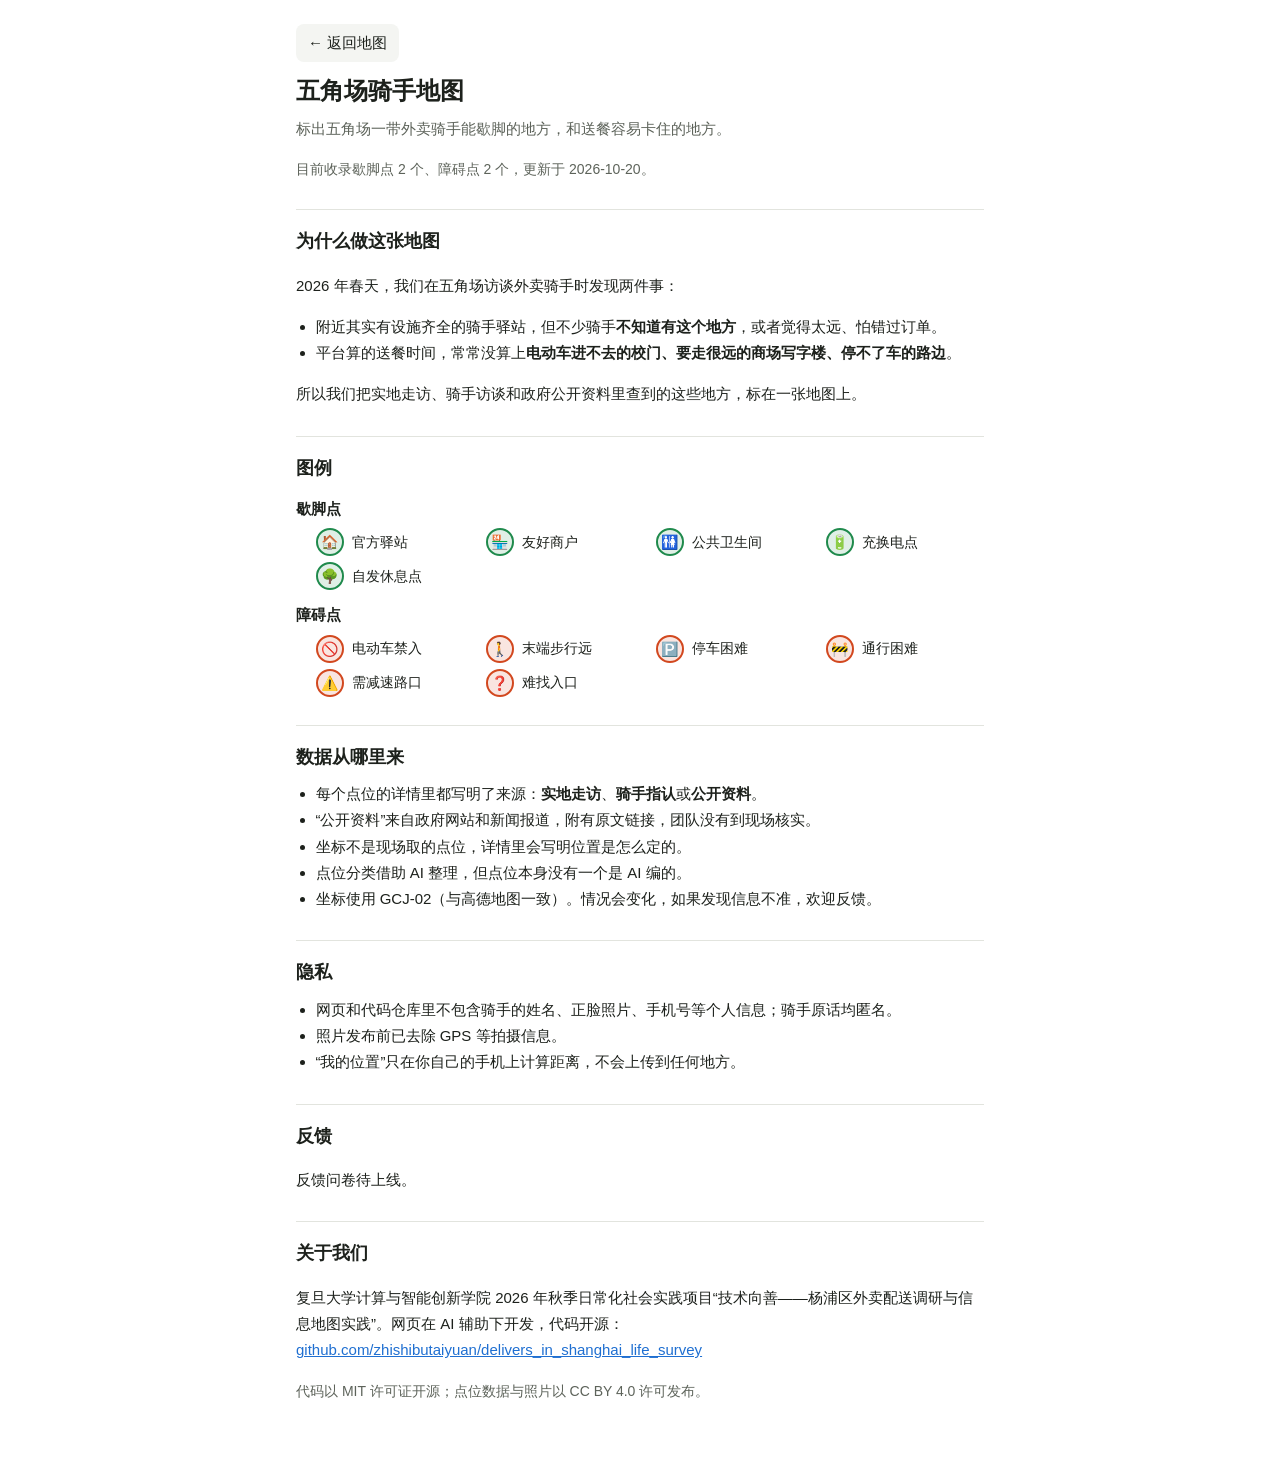
<file: about.html>
<!doctype html>
<html lang="zh-CN">
<head>
  <meta charset="utf-8">
  <meta name="viewport" content="width=device-width, initial-scale=1">
  <title>关于 · 五角场骑手地图</title>
  <link rel="icon" href="data:image/svg+xml,%3Csvg xmlns='http://www.w3.org/2000/svg' viewBox='0 0 32 32'%3E%3Cpath d='M16 2C10 2 6 6.5 6 12c0 7.5 10 18 10 18s10-10.5 10-18C26 6.5 22 2 16 2z' fill='%231f8a4c'/%3E%3Ccircle cx='16' cy='12' r='4' fill='white'/%3E%3C/svg%3E">
  <link rel="stylesheet" href="css/style.css">
  <style>
    html, body { height: auto; }
    .about { max-width: 720px; margin: 0 auto; padding: 24px 16px 48px; line-height: 1.75; font-size: 15px; }
    .about h1 { font-size: 24px; margin: 8px 0 4px; }
    .about h2 { font-size: 18px; margin: 28px 0 8px; padding-top: 16px; border-top: 1px solid var(--line); }
    .about .lead { color: var(--text-2); margin: 0 0 8px; }
    .about a { color: var(--accent); }
    .about ul { padding-left: 1.3em; margin: 6px 0; }
    .about .back { display: inline-block; text-decoration: none; padding: 6px 12px; background: var(--bg-soft); border-radius: 8px; color: var(--text); }
    .legend { display: grid; grid-template-columns: repeat(auto-fill, minmax(150px, 1fr)); gap: 6px 12px; margin: 8px 0; padding: 0; list-style: none; }
    .legend li { display: flex; align-items: center; gap: 8px; font-size: 14px; }
    .legend .ic { width: 28px; height: 28px; border-radius: 50%; display: grid; place-items: center; border: 2px solid var(--c); background: color-mix(in srgb, var(--c) 14%, white); font-size: 14px; flex: none; }
    .legend-title { font-weight: 600; margin-top: 12px; }
    .stats { color: var(--text-2); font-size: 14px; }
  </style>
</head>
<body>
  <main class="about">
    <a class="back" href="index.html">← 返回地图</a>
    <h1>五角场骑手地图</h1>
    <p class="lead">标出五角场一带外卖骑手能歇脚的地方，和送餐容易卡住的地方。</p>
    <p class="stats" id="stats"></p>

    <h2>为什么做这张地图</h2>
    <p>2026 年春天，我们在五角场访谈外卖骑手时发现两件事：</p>
    <ul>
      <li>附近其实有设施齐全的骑手驿站，但不少骑手<strong>不知道有这个地方</strong>，或者觉得太远、怕错过订单。</li>
      <li>平台算的送餐时间，常常没算上<strong>电动车进不去的校门、要走很远的商场写字楼、停不了车的路边</strong>。</li>
    </ul>
    <p>所以我们把实地走访、骑手访谈和政府公开资料里查到的这些地方，标在一张地图上。</p>

    <h2>图例</h2>
    <div id="legend"></div>

    <h2>数据从哪里来</h2>
    <ul>
      <li>每个点位的详情里都写明了来源：<strong>实地走访</strong>、<strong>骑手指认</strong>或<strong>公开资料</strong>。</li>
      <li>“公开资料”来自政府网站和新闻报道，附有原文链接，团队没有到现场核实。</li>
      <li>坐标不是现场取的点位，详情里会写明位置是怎么定的。</li>
      <li>点位分类借助 AI 整理，但点位本身没有一个是 AI 编的。</li>
      <li>坐标使用 GCJ-02（与高德地图一致）。情况会变化，如果发现信息不准，欢迎反馈。</li>
    </ul>

    <h2>隐私</h2>
    <ul>
      <li>网页和代码仓库里不包含骑手的姓名、正脸照片、手机号等个人信息；骑手原话均匿名。</li>
      <li>照片发布前已去除 GPS 等拍摄信息。</li>
      <li>“我的位置”只在你自己的手机上计算距离，不会上传到任何地方。</li>
    </ul>

    <h2>反馈</h2>
    <p id="feedback"></p>

    <h2>关于我们</h2>
    <p>复旦大学计算与智能创新学院 2026 年秋季日常化社会实践项目“技术向善——杨浦区外卖配送调研与信息地图实践”。网页在 AI 辅助下开发，代码开源：<a id="repo" href="#"></a></p>
    <p class="stats">代码以 MIT 许可证开源；点位数据与照片以 CC BY 4.0 许可发布。</p>
  </main>

  <script src="data/taxonomy.js"></script>
  <script src="data/points.js"></script>
  <script src="js/config.js"></script>
  <script>
    (function () {
      var TAX = window.RIDER_MAP_TAXONOMY, CFG = window.RIDER_MAP_CONFIG;
      var DATA = window.RIDER_MAP_DATA || { points: [] };
      var esc = function (s) { var d = document.createElement("div"); d.textContent = s; return d.innerHTML; };

      var html = "";
      TAX.categories.forEach(function (c) {
        html += '<div class="legend-title">' + esc(c.label) + '</div><ul class="legend">';
        c.subtypes.forEach(function (s) {
          html += '<li style="--c:' + c.color + '" title="' + esc(s.hint) + '"><span class="ic">' + s.icon + "</span>" + esc(s.label) + "</li>";
        });
        html += "</ul>";
      });
      document.getElementById("legend").innerHTML = html;

      var n = { rest: 0, obstacle: 0 };
      DATA.points.forEach(function (p) { n[p.category] = (n[p.category] || 0) + 1; });
      document.getElementById("stats").textContent = DATA.isSample
        ? "当前为示例数据，正式点位整理中。"
        : "目前收录歇脚点 " + n.rest + " 个、障碍点 " + n.obstacle + " 个" + (DATA.generatedAt ? "，更新于 " + DATA.generatedAt : "") + "。";

      var fb = document.getElementById("feedback");
      if (CFG.feedbackUrl) {
        fb.innerHTML = '发现信息不准、或者知道别的歇脚点和难送的地方？<a href="' + esc(CFG.feedbackUrl) + '" target="_blank" rel="noopener">填写反馈问卷</a>。';
      } else {
        fb.textContent = "反馈问卷待上线。";
      }
      var repo = document.getElementById("repo");
      repo.href = CFG.repoUrl;
      repo.textContent = CFG.repoUrl.replace(/^https?:\/\//, "");
    })();
  </script>
</body>
</html>
</file>
<file: css/style.css>
:root {
  --bg: #ffffff;
  --bg-soft: #f4f5f2;
  --line: #e2e4de;
  --text: #1d211c;
  --text-2: #5d635a;
  --rest: #1f8a4c;
  --obstacle: #d2481f;
  --accent: #1f6fd1;
  --sample: #fff4d6;
  --sample-line: #e8c565;
  --radius: 12px;
  --panel-w: 360px;
  --sheet-closed: 214px;   /* 手机底部面板收起时的高度 */
  --shadow: 0 6px 24px rgba(20, 30, 20, 0.16);
  font-family: -apple-system, BlinkMacSystemFont, "PingFang SC", "Hiragino Sans GB", "Microsoft YaHei", "Noto Sans CJK SC", sans-serif;
  color: var(--text);
}

* { box-sizing: border-box; }
[hidden] { display: none !important; }
html, body { height: 100%; margin: 0; background: var(--bg); }
button, input { font: inherit; color: inherit; }
button { cursor: pointer; }

#app { position: fixed; inset: 0; display: flex; }
#map { flex: 1; height: 100%; background: #e9ece6; }

/* ---------- 面板 ---------- */
.panel {
  width: var(--panel-w);
  flex: none;
  height: 100%;
  overflow-y: auto;
  background: var(--bg);
  border-right: 1px solid var(--line);
  z-index: 500;
  padding-bottom: 24px;
}
.sheet-handle { display: none; }

.panel-head {
  display: flex; align-items: center; justify-content: space-between;
  padding: 16px 16px 8px;
}
.panel-head h1 { margin: 0; font-size: 20px; letter-spacing: 0.02em; }
.head-actions { display: flex; gap: 6px; }
.head-link { color: var(--text-2); text-decoration: none; font-size: 14px; padding: 6px 10px; border: 0; border-radius: 8px; background: var(--bg-soft); }
.head-link:hover { color: var(--text); }
.head-link[aria-pressed="true"] { background: var(--text); color: #fff; }

/* 常用搜索 */
.quick { display: flex; gap: 6px; margin: -2px 16px 10px; overflow-x: auto; scrollbar-width: none; }
.quick::-webkit-scrollbar { display: none; }
.quick button {
  flex: none; padding: 6px 12px; font-size: 14px; border-radius: 999px;
  border: 1px solid var(--line); background: var(--bg); color: var(--text);
}
.quick button:hover { background: var(--bg-soft); }

.sample-banner {
  margin: 4px 16px 8px; padding: 8px 12px; font-size: 13px; line-height: 1.5;
  background: var(--sample); border: 1px solid var(--sample-line); border-radius: 8px;
}

.search { position: relative; margin: 8px 16px 10px; }
.search input {
  width: 100%; height: 44px; padding: 0 40px 0 14px; font-size: 15px;
  border: 1px solid var(--line); border-radius: 10px; background: var(--bg-soft); outline: none;
}
.search input:focus { border-color: var(--accent); background: var(--bg); }
.search input::-webkit-search-cancel-button { display: none; }
.q-clear {
  position: absolute; right: 6px; top: 6px; width: 32px; height: 32px;
  border: 0; border-radius: 50%; background: transparent; font-size: 20px; color: var(--text-2);
}

/* 筛选 */
.filters { margin: 0 16px 8px; border: 1px solid var(--line); border-radius: var(--radius); }
.filters > summary { padding: 10px 12px; font-size: 14px; color: var(--text-2); cursor: pointer; user-select: none; }
#filter-groups { padding: 0 12px 10px; }
.fgroup { border: 0; margin: 0 0 6px; padding: 0; }
.fgroup legend { padding: 4px 0; font-weight: 600; font-size: 15px; }
.fgroup legend label { display: flex; align-items: center; gap: 6px; cursor: pointer; }
.fgroup legend .dot { width: 10px; height: 10px; border-radius: 50%; background: var(--c); }
.fgroup legend .count { color: var(--text-2); font-weight: 400; font-size: 13px; }
.fgroup input[type="checkbox"] { accent-color: var(--c); width: 16px; height: 16px; margin: 0; }
.chips { display: flex; flex-wrap: wrap; gap: 6px; }
.chip input { position: absolute; opacity: 0; pointer-events: none; }
.chip span {
  display: inline-block; padding: 6px 10px; font-size: 13px; border-radius: 999px;
  border: 1px solid var(--line); background: var(--bg); color: var(--text-2); cursor: pointer;
}
.chip span em { font-style: normal; opacity: 0.7; }
.chip input:checked + span { border-color: var(--c); color: var(--text); background: color-mix(in srgb, var(--c) 10%, white); }
.chip input:focus-visible + span { outline: 2px solid var(--accent); outline-offset: 1px; }

/* 列表 */
.result-meta { margin: 6px 16px; font-size: 13px; color: var(--text-2); }
.results { list-style: none; margin: 0; padding: 0 8px; }
.item {
  width: 100%; display: flex; align-items: center; gap: 10px; text-align: left;
  padding: 10px 8px; border: 0; border-radius: 10px; background: transparent;
}
.item:hover, .item:focus-visible { background: var(--bg-soft); outline: none; }
.item-icon {
  flex: none; width: 36px; height: 36px; border-radius: 50%; display: grid; place-items: center; font-size: 18px;
  background: color-mix(in srgb, var(--c) 14%, white); border: 2px solid var(--c);
}
.item-body { flex: 1; min-width: 0; display: flex; flex-direction: column; gap: 2px; }
.item-name { font-size: 15px; font-weight: 600; overflow: hidden; text-overflow: ellipsis; white-space: nowrap; }
.item-sub { font-size: 12px; color: var(--text-2); overflow: hidden; text-overflow: ellipsis; white-space: nowrap; }
.item-dist { flex: none; font-size: 12px; color: var(--text-2); }
.empty { padding: 16px 8px; color: var(--text-2); font-size: 14px; }

/* 详情 */
#view-detail { padding: 0 16px; }
.detail-back { border: 0; background: var(--bg-soft); padding: 8px 12px; border-radius: 8px; font-size: 14px; margin: 4px 0 12px; }
.d-type { display: inline-flex; align-items: center; gap: 6px; font-size: 13px; padding: 4px 10px 4px 4px; border-radius: 999px; background: color-mix(in srgb, var(--c) 12%, white); color: var(--c); font-weight: 600; }
.d-type span { width: 24px; height: 24px; display: grid; place-items: center; background: var(--bg); border-radius: 50%; }
#detail h2 { margin: 10px 0 4px; font-size: 21px; line-height: 1.35; }
.d-addr { margin: 0 0 10px; color: var(--text-2); font-size: 14px; }
.d-tags { display: flex; flex-wrap: wrap; gap: 6px; margin-bottom: 10px; }
.d-tags span { font-size: 12px; padding: 3px 8px; border-radius: 6px; background: var(--bg-soft); border: 1px solid var(--line); }
.d-desc { font-size: 15px; line-height: 1.65; margin: 0 0 12px; }
.d-rows { display: grid; grid-template-columns: auto 1fr; gap: 6px 12px; font-size: 14px; margin: 0 0 12px; }
.d-rows dt { color: var(--text-2); }
.d-rows dd { margin: 0; }
.d-quote { margin: 0 0 12px; padding: 10px 12px; background: var(--bg-soft); border-left: 3px solid var(--text-2); border-radius: 0 8px 8px 0; font-size: 14px; line-height: 1.6; }
.d-quote cite { display: block; margin-top: 4px; font-style: normal; font-size: 12px; color: var(--text-2); }
.d-photos { display: grid; grid-template-columns: repeat(2, 1fr); gap: 6px; margin-bottom: 12px; }
.d-photos img { width: 100%; aspect-ratio: 4 / 3; object-fit: cover; border-radius: 8px; display: block; background: var(--bg-soft); }
.d-nav {
  display: block; text-align: center; padding: 12px; border-radius: 10px; margin: 4px 0 12px;
  background: var(--accent); color: #fff; text-decoration: none; font-weight: 600; font-size: 15px;
}
.d-source { font-size: 12px; color: var(--text-2); display: flex; align-items: center; gap: 8px; flex-wrap: wrap; }
.src { padding: 2px 8px; border-radius: 6px; border: 1px solid var(--line); color: var(--text); }
.src-field { background: #e8f3ec; border-color: #b9dcc6; }
.src-rider { background: #fdeee6; border-color: #f2c6b2; }
.src-both { background: #e9f0fb; border-color: #bcd0ef; }
.src-public { background: #f1effa; border-color: #cfc7ec; }
.d-note { font-size: 12px; line-height: 1.6; color: var(--text-2); margin: 6px 0 0; }
.d-note a { color: var(--accent); }
body.big .d-note { font-size: 15px; }
.d-sample { font-size: 12px; color: #8a6400; background: var(--sample); padding: 6px 10px; border-radius: 6px; }

/* ---------- 地图元素 ---------- */
.pin-wrap { background: none; border: 0; }
.pin {
  width: 34px; height: 34px; margin: 1px 0 0;
  border-radius: 50% 50% 50% 0; transform: rotate(-45deg);
  background: var(--c); border: 2px solid #fff; box-shadow: 0 2px 6px rgba(0, 0, 0, 0.35);
  display: grid; place-items: center; transition: transform 0.15s;
}
.pin span { transform: rotate(45deg); font-size: 16px; line-height: 1; }
.pin.is-selected { transform: rotate(-45deg) scale(1.25); border-color: #111; z-index: 1; }
.pin-wrap.is-sample .pin { filter: saturate(0.45); }
.sample-tag {
  position: absolute; left: 50%; top: 36px; transform: translateX(-50%);
  font-size: 11px; font-weight: 700; line-height: 1; padding: 2px 4px; border-radius: 4px; white-space: nowrap;
  background: var(--sample); border: 1px solid var(--sample-line); color: #7a5600;
}
.cluster-wrap { background: none; border: 0; }
.cluster {
  width: 42px; height: 42px; border-radius: 50%; display: grid; place-items: center;
  box-shadow: 0 2px 6px rgba(0, 0, 0, 0.3);
}
.cluster span {
  width: 30px; height: 30px; border-radius: 50%; background: #fff; display: grid; place-items: center;
  font-weight: 700; font-size: 14px; color: var(--text);
}
.user-dot { fill: var(--accent); fill-opacity: 1; stroke: #fff; stroke-width: 3; }
.user-acc { fill: var(--accent); fill-opacity: 0.12; stroke: var(--accent); stroke-opacity: 0.4; stroke-width: 1; }

.map-btns a { display: grid !important; place-items: center; }
.map-btns svg { width: 18px; height: 18px; fill: none; stroke: #333; stroke-width: 2; stroke-linecap: round; stroke-linejoin: round; }
.map-btns #btn-locate svg circle:first-child { fill: #333; stroke: none; }
.map-btns a.is-on { background: #e7f0fc; }
.map-btns a.is-on svg { stroke: var(--accent); }
.map-btns a.is-on#btn-locate svg circle:first-child { fill: var(--accent); }
.leaflet-touch .leaflet-bar a { width: 36px; height: 36px; line-height: 36px; }
.leaflet-control-layers-toggle { width: 36px !important; height: 36px !important; }
.leaflet-container { font: inherit; }

/* 坐标拾取 */
body.picking #map { cursor: crosshair; }
body.picking .pin-wrap, body.picking .cluster-wrap { pointer-events: none; opacity: 0.55; }
.pick-bar {
  position: fixed; top: 12px; left: calc(var(--panel-w) + 12px); right: 64px; z-index: 900;
  display: flex; align-items: center; justify-content: space-between; gap: 10px; flex-wrap: wrap;
  background: #1d211c; color: #fff; padding: 10px 14px; border-radius: 10px; box-shadow: var(--shadow); font-size: 14px;
}
.pick-actions { display: flex; gap: 8px; }
.pick-actions button { border: 0; border-radius: 8px; padding: 6px 12px; background: #fff; color: #1d211c; font-size: 14px; }
.pick-actions #pick-exit { background: #444; color: #fff; }
.pick-pin { background: none; border: 0; }
.pick-pin div { width: 24px; height: 24px; border-radius: 50%; border: 3px solid #e0262f; background: rgba(224, 38, 47, 0.2); }
.pick-pop { font-size: 14px; line-height: 1.7; }
.pick-pop b { font-family: ui-monospace, Consolas, monospace; }
.pick-pop button { margin-top: 6px; width: 100%; padding: 8px; border: 0; border-radius: 8px; background: var(--accent); color: #fff; font-size: 13px; }
.pick-pop p { margin: 6px 0 0 !important; font-size: 12px; color: var(--text-2); }

.toast {
  position: fixed; left: calc(50% + var(--panel-w) / 2); bottom: 28px; transform: translate(-50%, 20px); opacity: 0; pointer-events: none;
  z-index: 1200; background: rgba(29, 33, 28, 0.92); color: #fff; padding: 8px 14px; border-radius: 999px; font-size: 14px;
  transition: opacity 0.2s, transform 0.2s; max-width: calc(100vw - 32px); text-align: center;
}
.toast.show { opacity: 1; transform: translate(-50%, 0); }

/* ---------- 大字模式 ---------- */
body.big { --sheet-closed: 262px; }
body.big .panel-head h1 { font-size: 22px; }
body.big .head-link, body.big .quick button { font-size: 17px; padding: 8px 14px; }
body.big .search input { height: 52px; font-size: 18px; }
body.big .sample-banner { font-size: 15px; }
body.big .filters > summary, body.big .fgroup legend { font-size: 17px; }
body.big .chip span { font-size: 16px; padding: 8px 12px; }
body.big .result-meta { font-size: 15px; }
body.big .item-name { font-size: 19px; }
body.big .item-sub, body.big .item-dist { font-size: 15px; }
body.big .item-icon { width: 44px; height: 44px; font-size: 22px; }
body.big #detail h2 { font-size: 26px; }
body.big .d-type, body.big .d-addr, body.big .d-rows, body.big .d-source, body.big .d-sample { font-size: 16px; }
body.big .d-tags span { font-size: 15px; }
body.big .d-desc, body.big .d-quote { font-size: 18px; }
body.big .d-nav, body.big .detail-back { font-size: 18px; }
body.big .pick-bar, body.big .toast { font-size: 17px; }

/* ---------- 手机：底部面板 ---------- */
@media (max-width: 760px) {
  #app { display: block; }
  #map { position: absolute; inset: 0; }
  .panel {
    position: fixed; left: 0; right: 0; bottom: 0; width: auto;
    border-right: 0; border-radius: 16px 16px 0 0; box-shadow: var(--shadow); z-index: 1100;
    transition: height 0.25s ease; padding-bottom: calc(16px + env(safe-area-inset-bottom));
  }
  .panel[data-sheet="closed"] { height: var(--sheet-closed); overflow: hidden; }
  .panel[data-sheet="half"] { height: 52vh; }
  .panel[data-sheet="open"] { height: 86vh; }
  .sheet-handle {
    display: block; width: 100%; height: 22px; border: 0; background: transparent; padding: 8px 0 0;
    position: sticky; top: 0; z-index: 2;
  }
  .sheet-handle span { display: block; width: 44px; height: 5px; border-radius: 3px; background: #c9ccc4; margin: 0 auto; }
  .panel-head { padding: 4px 16px 4px; }
  .panel-head h1 { font-size: 18px; }
  .sample-banner { font-size: 12px; padding: 6px 10px; }
  .search { margin: 6px 16px 8px; }
  .panel[data-sheet="closed"] .sample-banner { white-space: nowrap; overflow: hidden; text-overflow: ellipsis; }
  .pick-bar { left: 12px; right: 12px; top: auto; bottom: calc(var(--sheet-closed) + 12px); }
  .leaflet-bottom.leaflet-right { bottom: var(--sheet-closed); }
  .toast { left: 50%; top: 12px; bottom: auto; transform: translate(-50%, -20px); }
}
</file>
